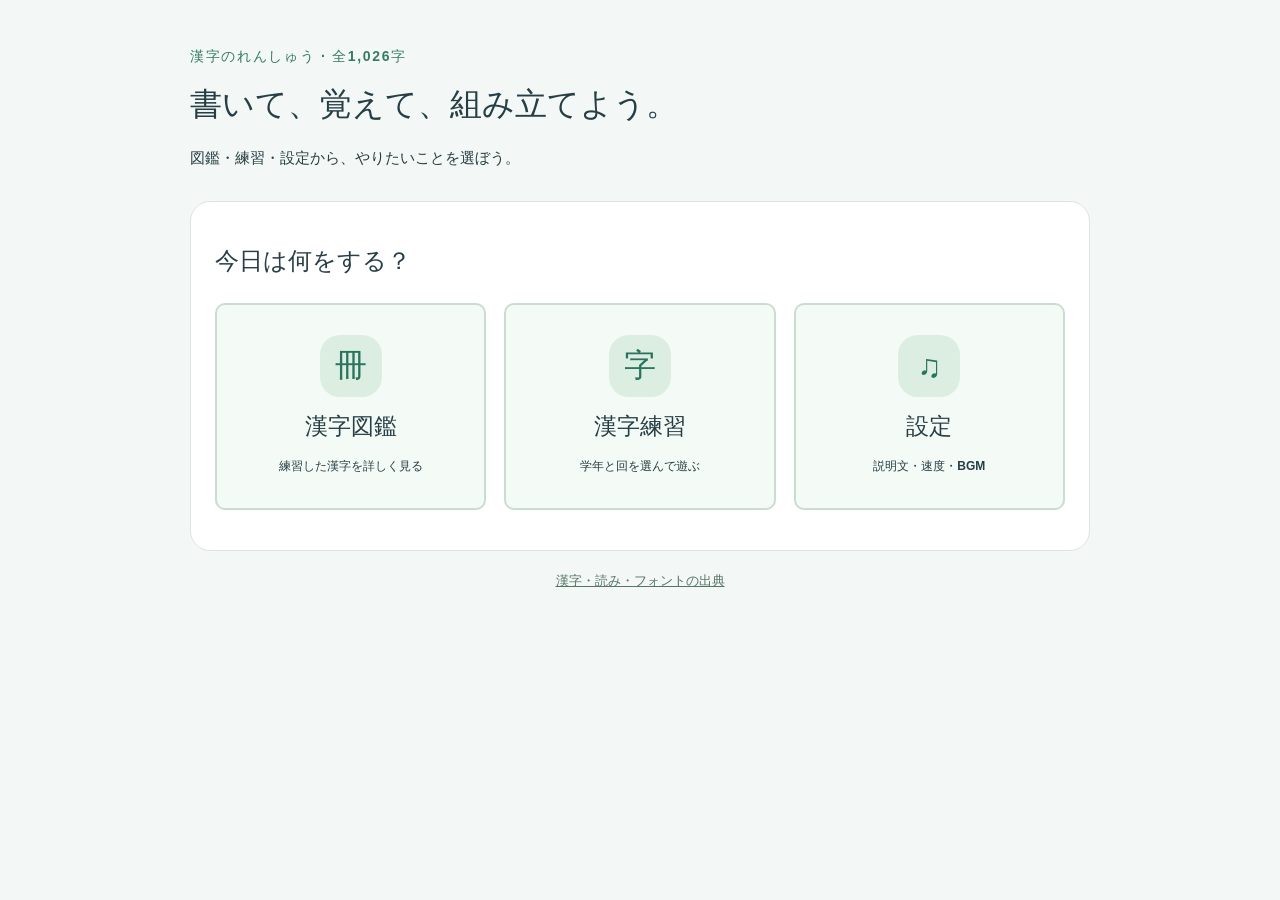
<file: index.html>
<!doctype html>
<html lang="ja">
<head>
<meta charset="UTF-8"><meta name="viewport" content="width=device-width, initial-scale=1">
<title>漢字のれんしゅう</title><link rel="icon" href="data:,"><link rel="stylesheet" href="style.css"><script src="kanji-data.js" defer></script><script src="kanji-library-data.js" defer></script><script src="app-settings.js" defer></script><script src="kanji-library.js" defer></script><script src="sketch.js" defer></script>
</head>
<body><main>
<header><p id="main-eyebrow" class="eyebrow">漢字のれんしゅう</p><h1 id="main-heading">書いて、覚えて、組み立てよう。</h1><p id="phase" class="instruction"></p></header><p id="pause-help" class="hint" hidden>Escキーで一時停止</p>
<section id="landing" class="practice">
<h2>今日は何をする？</h2><div class="main-menu">
<button id="menu-library" class="menu-card"><span aria-hidden="true">冊</span><strong>漢字図鑑</strong><small>練習した漢字を詳しく見る</small></button>
<button id="menu-practice" class="menu-card"><span aria-hidden="true">字</span><strong>漢字練習</strong><small>学年と回を選んで遊ぶ</small></button>
<button id="menu-settings" class="menu-card"><span aria-hidden="true">♫</span><strong>設定</strong><small>説明文・速度・BGM</small></button>
</div><p id="landing-status" role="status"></p></section>
<section id="settings-screen" class="practice" hidden>
<button class="secondary to-main">← メニューへ戻る</button><h2>設定</h2>
<div class="setting-row"><label for="display-language">説明文の表示</label><select id="display-language"><option value="kanji">漢字まじり</option><option value="kana">ひらがな</option></select><p class="hint">お題の答えや図鑑の漢字は、そのまま表示します。</p></div>
<div class="setting-row"><label for="parts-speed">福笑いの速度</label><div class="range-row"><input id="parts-speed" type="range" min="0.4" max="1.6" step="0.1"><output id="speed-value" for="parts-speed"></output></div><p class="hint">0.4倍はゆっくり、1.0倍は標準、1.6倍は速めです。</p></div>
<div class="setting-row"><label class="check-label"><input id="music-enabled" type="checkbox"> ゆるいBGMを流す</label><p class="hint">ボタンを押すと、やさしい音の曲が流れます。</p><p id="music-status" role="status"></p></div>
<div class="setting-row"><label for="music-volume">BGMの音量</label><div class="range-row"><input id="music-volume" type="range" min="0" max="100" step="1"><output id="volume-value" for="music-volume"></output></div></div>
<p id="settings-status" class="hint" role="status">設定はこのブラウザに保存されます。</p></section>
<section id="library-screen" class="practice" hidden>
<button class="secondary to-main">← メニューへ戻る</button>
<div id="library-list-panel"><h2>漢字図鑑</h2><p>練習で書き終わった漢字を調べられるよ。</p><div class="library-toolbar"><label for="library-grade">学年</label><select id="library-grade"><option value="all">すべて</option><option value="1">1年生</option><option value="2">2年生</option><option value="3">3年生</option><option value="4">4年生</option><option value="5">5年生</option><option value="6">6年生</option></select><strong id="library-count"></strong></div><p id="library-empty" class="hint"></p><div id="library-grid" class="library-grid"></div></div>
<article id="library-detail" hidden><button id="back-library-list" class="secondary">← 図鑑の一覧へ</button><div class="entry-heading"><h2 id="entry-character" data-literal></h2><p id="entry-meta"></p></div>
<div class="entry-layout"><section class="stroke-panel"><h3>書き順</h3><svg id="stroke-diagram" viewBox="0 0 109 109" role="img" aria-label="漢字の書き順"></svg><p id="stroke-step" role="status"></p><div class="stroke-controls"><button id="stroke-prev" class="secondary">前の画</button><button id="stroke-next">次の画</button><button id="stroke-play" class="secondary">自動再生</button></div><p class="hint">緑の線が、今書いている画です。</p></section>
<div class="entry-information"><section><h3>音読み</h3><p id="entry-on" class="dictionary-reading" data-literal></p><h3>訓読み</h3><p id="entry-kun" class="dictionary-reading" data-literal></p><p class="hint">訓読みの「・」の後ろは送り仮名です。辞書にある読みを載せています。</p></section><section><h3>どんな言葉で使う？</h3><p id="entry-usage" data-literal hidden></p><ul id="entry-examples" class="dictionary-vocabulary" data-literal></ul></section><section id="entry-origin-section" hidden><h3>成り立ち</h3><p id="entry-origin" data-literal></p><a id="entry-origin-source" target="_blank" rel="noopener">成り立ちの出典</a></section></div></div>
<p class="hint">出典で確認した情報だけを載せています。説明を確認できていない項目は表示しません。</p><p class="hint">書き順：<a id="entry-stroke-source" target="_blank" rel="noopener">KanjiVG</a> ／ 読み・使う言葉：<a href="https://www.edrdg.org/edrdg/licence.html" target="_blank" rel="noopener">KANJIDIC・JMdict（EDRDG）</a></p></article></section>
<section id="home" class="practice" hidden>
<button class="secondary to-main">← メニューへ戻る</button>
<h2>何年生の漢字であそぶ？</h2>
<p>小学校で習う全1,026字。1回は10問まで、最後の回は残りの文字だけ。</p>
<div id="grade-list" class="grade-list" aria-label="学年を選ぶ"></div>
<p id="font-status" role="status"></p><p id="save-message" class="hint"></p>
</section>
<section id="lesson-menu" class="practice" hidden>
<button id="back-grades" class="secondary">← 学年を選ぶ</button>
<h2 id="lesson-heading"></h2><p>練習と福笑いを最後まで終えると、その回に「✓ 完了」が付くよ。</p>
<div id="lesson-list" class="grade-list" aria-label="回を選ぶ"></div>
</section>
<section id="practice" class="practice" hidden>
<div class="topline"><strong id="progress"></strong><span id="prompt"></span></div>
<div class="writing-layout"><aside id="example"><p>お手本</p><canvas id="model" width="1000" height="1000" aria-label="漢字のお手本"></canvas></aside>
<div class="writing-area"><div class="paper"><canvas id="writing" width="1000" height="1000" aria-label="左ボタンを押しながらマウスを動かして文字を書くマス"></canvas></div></div></div>
<p id="tool-hint" class="hint" role="status"></p>
<div class="tools" role="group" aria-label="書く道具"><button id="pen" aria-pressed="true">ペン</button><button id="eraser" aria-pressed="false">消しゴム</button></div>
<div class="actions"><button id="clear" class="secondary">書き直す</button><button id="done" disabled>書けた</button></div>
<div id="confirmation" class="notice" hidden><strong>丁寧に書けたかな？</strong><p>丁寧に書かないと、あとで部品が見分けにくくなるよ。自分で書いた文字が部品になって出てくるから、お手本の形を思い出して確かめよう。</p><button id="confirm">丁寧に書けた</button></div>
<p id="feedback" role="status"></p>
</section>
<section id="parts" class="practice" hidden><div class="topline"><strong id="parts-progress"></strong></div><div class="parts-question"><p>今はこの漢字を作ってね</p><strong id="parts-prompt" aria-live="polite"></strong><p class="question-help">部品を選んで置こう。違う部品もそのまま置けるよ。全部置くと次のお題になるよ。</p></div><p>いろいろな部品が、上下左右・斜めからやってくるよ。<strong>緑の枠の中で部品をクリックすると、その位置に置かれるよ！</strong></p><div id="lane"><div id="target"><canvas id="target-assembly" width="1000" height="1000" aria-label="クリックした位置に置いた部品"></canvas></div></div><p id="parts-feedback" role="status">一度置いた部品は動かせないよ。</p><canvas id="assembled" width="1000" height="1000" aria-label="クリックした部品を組み立てた文字"></canvas></section>
<section id="results" class="practice" hidden><p id="result-completion" class="completion complete" role="status"></p><h2 id="results-title"></h2><p>お手本との似かた · 1文字10点満点</p><p class="hint">線の位置と形を比べる簡易採点です。漢字の正誤や書き順を判定するものではありません。</p><p class="hint">位置ミスは、部品を元の位置から大きくずらして置いた数です。部品ミスは、お題と違う漢字の部品や同じ部品を重ねて使った数です。両方に当てはまる場合は、それぞれに数えます。はみ出した部分も、そのままの位置で確定します。</p><div id="score-list"></div><p id="total"></p><button id="back-lessons">回を選ぶ画面へ戻る</button><button id="back-home" class="secondary">スタート画面へ戻る</button></section>
<footer class="hint"><a href="sources.html" target="_blank" rel="noopener">漢字・読み・フォントの出典</a></footer></main>
<dialog id="pause-menu" aria-labelledby="pause-title" aria-describedby="pause-description">
<h2 id="pause-title">一時停止中</h2>
<p id="pause-description">止めたところから、続きを遊べるよ。</p>
<div class="pause-actions"><button id="resume">再開</button><button id="restart" class="secondary">最初からやり直す</button><button id="pause-home" class="secondary">スタート画面へ戻る</button></div>
<p class="hint">「最初からやり直す」は、この回の1問目に戻ります。</p>
</dialog>
</body></html>
</file>
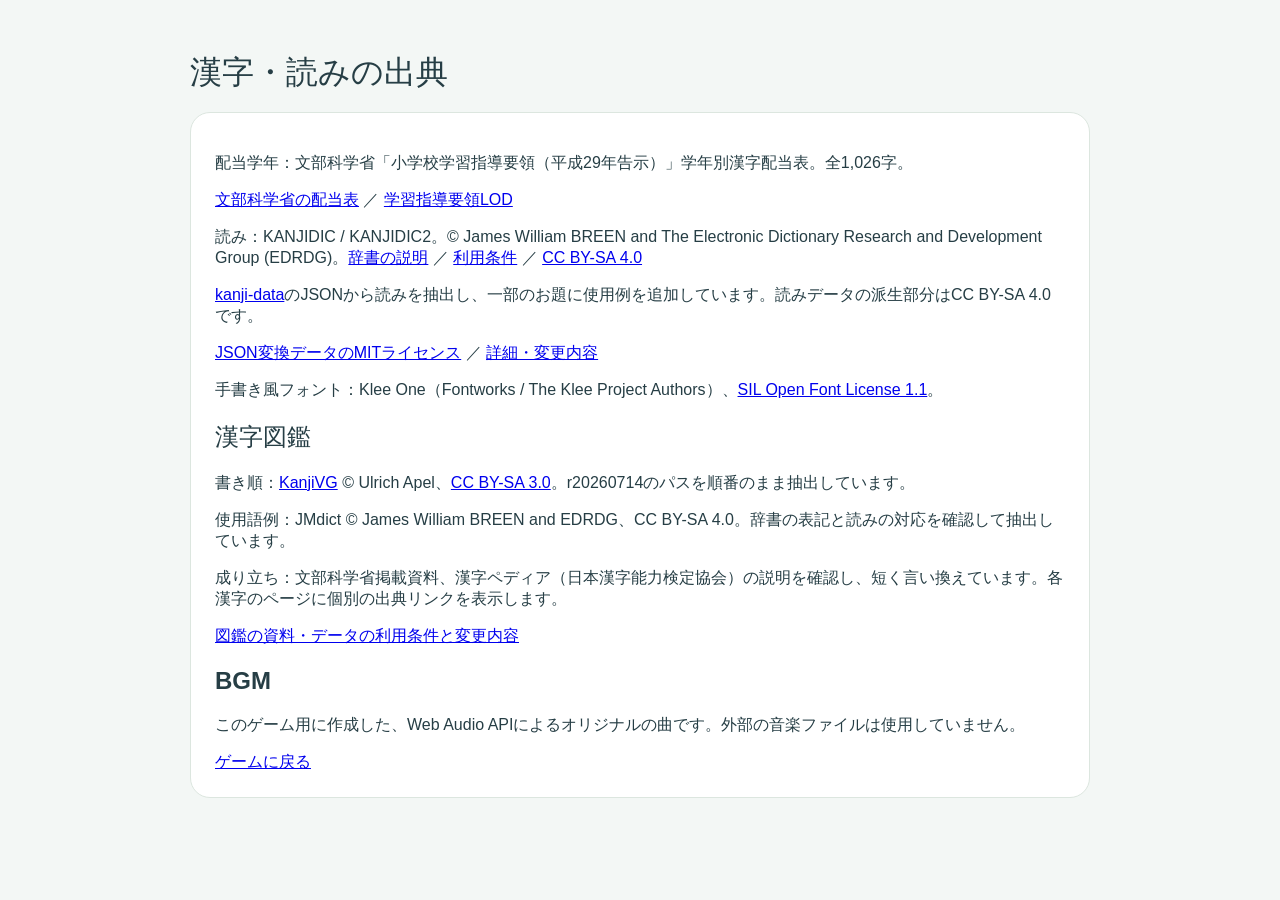
<file: sources.html>
<!doctype html><html lang="ja"><meta charset="utf-8"><meta name="viewport" content="width=device-width, initial-scale=1"><title>漢字・読みの出典</title><link rel="stylesheet" href="style.css"><main><h1>漢字・読みの出典</h1><section class="practice"><p>配当学年：文部科学省「小学校学習指導要領（平成29年告示）」学年別漢字配当表。全1,026字。</p><p><a href="https://www.mext.go.jp/content/1413522_001.pdf">文部科学省の配当表</a> ／ <a href="https://jp-cos.github.io/821/0000100000000">学習指導要領LOD</a></p><p>読み：KANJIDIC / KANJIDIC2。© James William BREEN and The Electronic Dictionary Research and Development Group (EDRDG)。<a href="https://www.edrdg.org/wiki/index.php/KANJIDIC_Project">辞書の説明</a> ／ <a href="https://www.edrdg.org/edrdg/licence.html">利用条件</a> ／ <a href="https://creativecommons.org/licenses/by-sa/4.0/">CC BY-SA 4.0</a></p><p><a href="https://github.com/davidluzgouveia/kanji-data">kanji-data</a>のJSONから読みを抽出し、一部のお題に使用例を追加しています。読みデータの派生部分はCC BY-SA 4.0です。</p><p><a href="licenses/kanji-data-MIT.txt">JSON変換データのMITライセンス</a> ／ <a href="licenses/kanji-data-sources.md">詳細・変更内容</a></p><p>手書き風フォント：Klee One（Fontworks / The Klee Project Authors）、<a href="fonts/OFL-KleeOne.txt">SIL Open Font License 1.1</a>。</p><h2>漢字図鑑</h2><p>書き順：<a href="https://kanjivg.tagaini.net/">KanjiVG</a> © Ulrich Apel、<a href="https://creativecommons.org/licenses/by-sa/3.0/">CC BY-SA 3.0</a>。r20260714のパスを順番のまま抽出しています。</p><p>使用語例：JMdict © James William BREEN and EDRDG、CC BY-SA 4.0。辞書の表記と読みの対応を確認して抽出しています。</p><p>成り立ち：文部科学省掲載資料、漢字ペディア（日本漢字能力検定協会）の説明を確認し、短く言い換えています。各漢字のページに個別の出典リンクを表示します。</p><p><a href="licenses/kanji-library-sources.md">図鑑の資料・データの利用条件と変更内容</a></p><h2>BGM</h2><p>このゲーム用に作成した、Web Audio APIによるオリジナルの曲です。外部の音楽ファイルは使用していません。</p><a href="index.html">ゲームに戻る</a></section></main></html>
</file>
<file: style.css>
@font-face {
  font-family: "KanjiHandwriting";
  src: url("fonts/KleeOne-Regular.ttf") format("truetype");
  font-style: normal;
  font-weight: 400;
  font-display: block;
}
:root {
  font-family: "Hiragino Kaku Gothic ProN", "Yu Gothic", sans-serif;
  color: #263e45;
  background: #f3f7f5;
  font-synthesis: none;
}
* { box-sizing: border-box; }
body { margin: 0; }
main { width: min(680px, calc(100% - 40px)); margin: 0 auto; padding: 48px 0 28px; }
header { margin-bottom: 28px; }
.eyebrow { color: #347c67; font-size: 14px; font-weight: 700; letter-spacing: .12em; margin: 0 0 14px; }
h1 { font-size: clamp(25px, 5vw, 36px); line-height: 1.5; margin: 0 0 16px; }
.instruction { font-size: 15px; line-height: 1.9; margin: 0; }
.instruction strong { color: #28745f; }
.practice { background: #fff; padding: 24px; border: 1px solid #dce6df; border-radius: 20px; }
.paper { border: 2px solid #9db7ac; background: #fffefa; }
canvas {
  display: block; width: 100%; height: auto; aspect-ratio: 1;
  cursor: crosshair; touch-action: none; user-select: none;
  background-image: linear-gradient(to right, transparent calc(50% - .5px), #d8e2db calc(50% - .5px), #d8e2db calc(50% + .5px), transparent calc(50% + .5px)), linear-gradient(to bottom, transparent calc(50% - .5px), #d8e2db calc(50% - .5px), #d8e2db calc(50% + .5px), transparent calc(50% + .5px));
}
.hint { text-align: center; color: #667c74; font-size: 13px; margin: 18px 0 0; line-height: 1.8; }
@media (max-width: 480px) { main { padding-top: 28px; width: calc(100% - 24px); } .practice { padding: 14px; } }
[hidden] { display: none !important; }
main { width: min(900px, calc(100% - 32px)); }
h1 { font-size: clamp(23px, 4vw, 32px); }
.topline { display: flex; justify-content: space-between; gap: 16px; margin-bottom: 20px; align-items: center; }
#prompt, #parts-prompt { font-size: 18px; font-weight: bold; }
.writing-layout { display: grid; grid-template-columns: 180px 1fr; gap: 24px; align-items: start; }
#example { text-align: center; color: #667c74; }
#example p { margin: 0 0 8px; }
#model { background: #fffefa; border: 1px solid #dce6df; cursor: default; }
.writing-layout:has(#example[hidden]) { grid-template-columns: 1fr; }
.writing-area { width: 100%; max-width: 480px; margin: auto; }
button { font: inherit; border: 0; border-radius: 10px; padding: 12px 24px; background: #28745f; color: white; cursor: pointer; font-weight: bold; }
button:disabled { opacity: .4; cursor: default; }
button:focus-visible { outline: 3px solid #d09a25; outline-offset: 3px; }
.secondary { background: #edf3ef; color: #345f50; }
.actions { display: flex; justify-content: center; gap: 12px; margin-top: 20px; }
.notice { padding: 20px; margin-top: 20px; border-radius: 12px; background: #fff5d9; color: #665024; line-height: 1.8; }
.notice p { margin-top: 8px; }
#feedback { text-align: center; min-height: 1.5em; color: #347c67; }
#lane { position: relative; height: 420px; overflow: hidden; border: 1px solid #dce6df; border-radius: 14px; background: #f7faf7; }
#target { position: absolute; left: 50%; top: 50%; transform: translate(-50%, -50%); width: 200px; height: 200px; background: #d7efdf; border: 3px dashed #28745f; border-radius: 12px; }
.piece { position: absolute; left: 0; top: 0; width: 80px; height: 80px; padding: 4px; border: 1px solid #abc4b5; background: #fffefa; box-shadow: 0 3px 8px #263e4510; }
.piece canvas { background-image: none; pointer-events: none; }
.piece.ready { outline: 3px solid #28745f; }
#assembled { width: 140px; margin: 16px auto 0; border: 1px solid #dce6df; }
.score-row { display: grid; grid-template-columns: .6fr 1fr 1.5fr; gap: 8px; padding: 12px 0; border-bottom: 1px solid #e4ece7; }
#total { font-weight: bold; font-size: 20px; }
@media (max-width: 580px) { .writing-layout { grid-template-columns: 90px 1fr; gap: 12px; } .topline { font-size: 13px; } #prompt { font-size: 15px; } }

.tools { display: flex; justify-content: center; gap: 10px; margin-top: 16px; }
.tools button { background: #edf3ef; color: #345f50; border: 2px solid transparent; }
.tools button[aria-pressed="true"] { border-color: #28745f; background: #d7efdf; }
canvas.erasing { cursor: url("data:image/svg+xml,%3Csvg xmlns='http://www.w3.org/2000/svg' width='32' height='32'%3E%3Ccircle cx='16' cy='16' r='14' fill='white' fill-opacity='.6' stroke='%2328745f'/%3E%3C/svg%3E") 16 16, crosshair; }

#target { pointer-events: none; overflow: hidden; }
#target-assembly { width: 100%; height: 100%; background: none; pointer-events: none; }
.score-row canvas { width: 110px; max-width: 100%; border: 1px solid #dce6df; background-color: #fffefa; }
.score-row p { font-size: 12px; margin: 6px 0; }

.parts-question { text-align: center; padding: 22px 16px; margin: 8px 0 20px; border: 2px solid #80ab96; border-radius: 14px; background: #e6f2eb; }
.parts-question > p:first-child { margin: 0 0 10px; color: #34745d; font-size: 15px; font-weight: bold; }
#parts-prompt { display: block; font-size: clamp(24px, 5vw, 34px); line-height: 1.6; color: #234d3d; }
.question-help { font-size: 12px; margin: 10px 0 0; color: #567467; }

.grade-list { display: grid; grid-template-columns: repeat(3, 1fr); gap: 16px; margin: 24px 0; }
.grade-card { display: flex; flex-direction: column; align-items: flex-start; gap: 12px; padding: 24px 18px; background: #f5faf6; color: #263e45; border: 2px solid #c9ded1; text-align: left; }
.grade-card:hover { background: #e6f2eb; border-color: #28745f; }
.grade-card strong { font-size: 28px; }
.grade-card > span { font-size: 12px; }
.completion { display: inline-block; border-radius: 20px; padding: 6px 12px; background: #e9eeeb; color: #60746b; font-weight: bold; }
.completion.complete { background: #d3eddb; color: #246244; }
#result-completion { font-size: 18px; }
@media(max-width:600px) { .grade-list { grid-template-columns: repeat(2, 1fr); gap: 10px; } .grade-card { padding: 18px 12px; } }

#pause-help { text-align: right; margin: -12px 0 16px; }
#pause-menu { width: min(420px, calc(100% - 32px)); padding: 28px; border: 1px solid #c9ded1; border-radius: 20px; color: #263e45; background: #fffefa; box-shadow: 0 20px 80px #19362c33; }
#pause-menu::backdrop { background: #203b32a6; }
#pause-menu h2 { margin: 0 0 12px; }
#pause-menu > p { line-height: 1.8; }
.pause-actions { display: grid; gap: 12px; margin-top: 22px; }

#lesson-heading { margin-top: 24px; }
#results > button { margin: 8px 8px 0 0; }
footer { margin-top: 20px; text-align: center; }
footer a { color: #567467; }
.grade-card small { font-size: 11px; font-weight: normal; color: #667c74; }

.main-menu { display: grid; grid-template-columns: repeat(3,minmax(0,1fr)); gap: 18px; margin: 26px 0 8px; }
.menu-card { display: flex; flex-direction: column; align-items: center; gap: 14px; padding: 30px 12px; border: 2px solid #c9ded1; background: #f4faf5; color: #263e45; }
.menu-card:hover { border-color: #28745f; background: #e6f2eb; }
.menu-card > span { display: grid; place-items: center; width: 62px; height: 62px; border-radius: 20px; background: #dceee2; color: #28745f; font-size: 32px; }
.menu-card strong { font-size: 23px; }.menu-card small { font-size: 12px; line-height: 1.8; }
#settings-screen h2,#library-list-panel h2 { margin-top: 24px; }
.setting-row { padding: 22px 0; border-bottom: 1px solid #e1e9e3; }
.setting-row > label { display: block; font-weight: bold; margin-bottom: 14px; }
select { font: inherit; color: #263e45; border: 1px solid #a8c3b2; background: white; padding: 10px 14px; border-radius: 8px; max-width: 100%; }
.range-row { display: flex; align-items: center; gap: 22px; }.range-row input { flex: 1; min-width: 0; accent-color: #28745f; }.range-row output { min-width: 55px; font-weight: bold; }
.check-label input { accent-color: #28745f; width: 18px; height: 18px; vertical-align: middle; }
.library-toolbar { display: flex; align-items: center; gap: 12px; margin: 24px 0; flex-wrap: wrap; }.library-toolbar strong { margin-left: auto; }
.library-grid { display: grid; grid-template-columns: repeat(auto-fill,minmax(88px,1fr)); gap: 10px; margin-top: 20px; }
.library-tile { display: grid; gap: 10px; place-items: center; background: #edf6ee; color: #263e45; border: 1px solid #c9ded1; padding: 14px 6px; }
.library-tile strong { font-family: KanjiHandwriting,serif; font-size: 36px; }.library-tile span { font-size: 11px; }
.entry-heading { display: flex; align-items: center; gap: 22px; margin: 22px 0; }.entry-heading h2 { font-family: KanjiHandwriting,serif; font-size: 70px; margin: 0; }.entry-heading p { color: #667c74; }
.entry-layout { display: grid; grid-template-columns: minmax(240px,.9fr) minmax(0,1.1fr); gap: 28px; align-items: start; }
.entry-information section { margin: 0 0 22px; }.entry-information h3 { font-size: 16px; color: #28745f; margin: 0 0 10px; }.entry-information p { line-height: 1.9; }
#stroke-diagram { display: block; width: 100%; max-width: 320px; aspect-ratio: 1; border: 1px solid #c9ded1; border-radius: 12px; background: #fffefa; margin: auto; }
.stroke-controls { display: flex; gap: 6px; flex-wrap: wrap; }.stroke-controls button { padding: 10px 12px; font-size: 13px; }
.dictionary-reading { overflow-wrap: anywhere; }.dictionary-vocabulary { padding-left: 20px; line-height: 2; }.dictionary-vocabulary span { font-size: 13px; }
#entry-origin-source { color: #28745f; font-size: 13px; }
@media(max-width:600px) { .main-menu { grid-template-columns: 1fr; gap: 12px; }.menu-card { padding: 20px 12px; }.entry-layout { grid-template-columns: 1fr; }.grade-list { grid-template-columns: repeat(2,minmax(0,1fr)); }.grade-card { min-width: 0; overflow-wrap: anywhere; }.main-menu .menu-card small { font-size: 13px; } }
</file>
